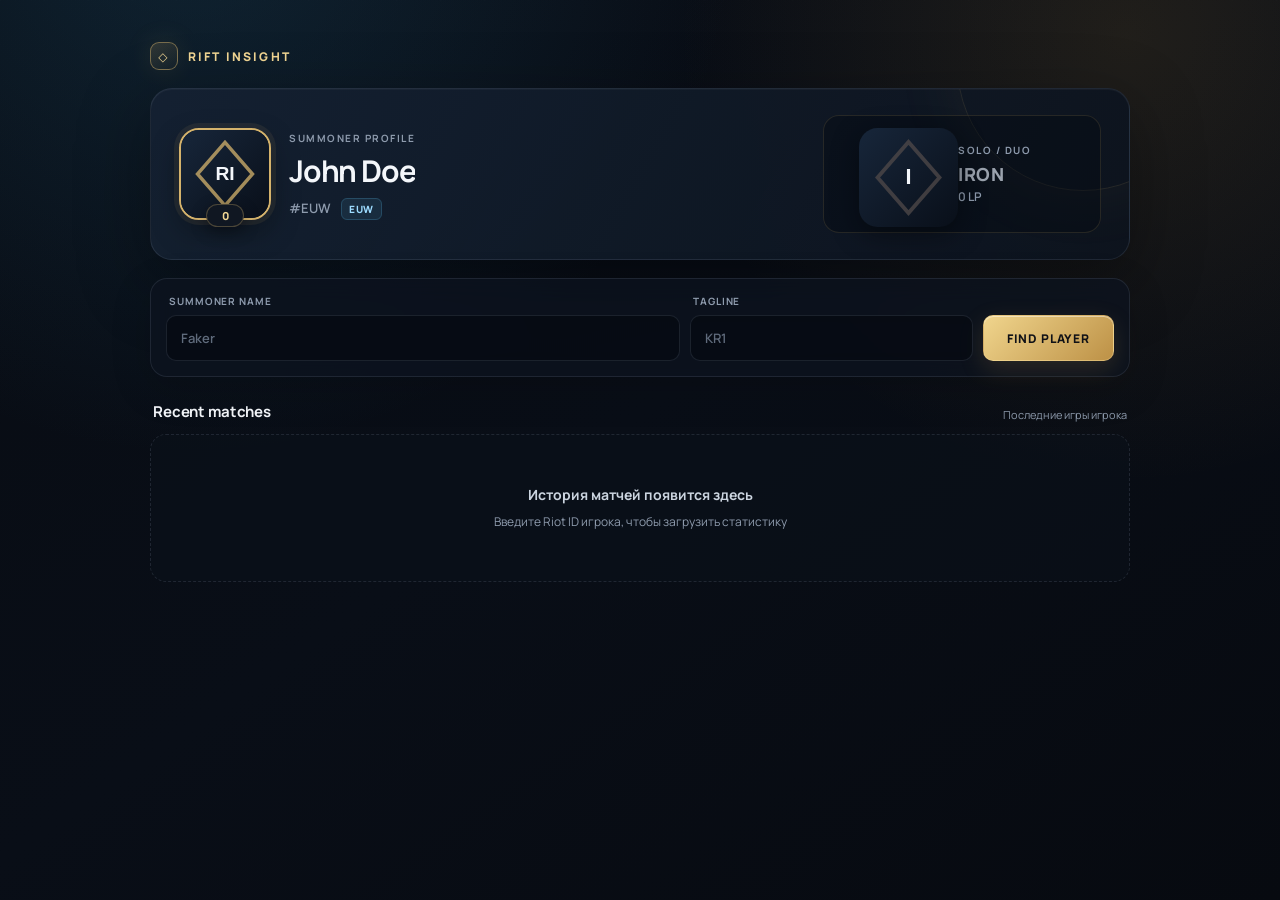
<file: test_riot_api/index.html>
<!DOCTYPE html>
<html lang="ru">
<head>
    <meta charset="UTF-8">
    <meta name="viewport" content="width=device-width, initial-scale=1.0">
    <meta name="theme-color" content="#080c13">
    <title>League Profile</title>
    <link rel="stylesheet" href="style.css">
</head>
<body>
    <main class="container">
        <div class="brand">
            <span class="brand-mark" aria-hidden="true">◇</span>
            Rift Insight
        </div>

        <section class="top-section" aria-label="Профиль игрока">
            <div class="profile-block">
                <div class="avatar-container">
                    <img src="https://raw.communitydragon.org/latest/plugins/rcp-be-lol-game-data/global/default/v1/profile-icons/29.jpg" class="avatar" id="avatar" alt="Аватар игрока">
                    <span class="level-tag" id="summoner_level">0</span>
                </div>

                <div class="name-block">
                    <div class="profile-label">Summoner profile</div>
                    <h1 class="nickname" id="nickname">John Doe</h1>
                    <span class="tagline" id="tagline">#EUW</span>
                    <span class="region-badge" id="region">EUW</span>
                </div>
            </div>

            <div class="rank-block">
                <div class="rank-img-wrapper">
                    <img src="https://opgg-static.akamaized.net/images/medals_new/iron.png" class="rank-img" id="rank_img" alt="Ранговая эмблема">
                </div>
                <div class="rank-info">
                    <div class="rank-label">Solo / Duo</div>
                    <div class="tier" id="tier">IRON</div>
                    <div class="lp" id="lp">0 LP</div>
                </div>
            </div>
        </section>

        <section class="search-panel" aria-label="Поиск игрока">
            <div class="search-bar">
                <label class="field">
                    <span class="field-label">Summoner name</span>
                    <input type="text" class="search-input" placeholder="Faker" id="name_search" autocomplete="off">
                </label>
                <label class="field">
                    <span class="field-label">Tagline</span>
                    <input type="text" class="search-input" placeholder="KR1" id="tag_search" autocomplete="off">
                </label>
                <button class="search-btn" id="search_btn" type="button">Find player</button>
            </div>
        </section>

        <section aria-label="История матчей">
            <div class="section-heading">
                <h2>Recent matches</h2>
                <span>Последние игры игрока</span>
            </div>
            <div class="match-list" id="match-list">
                <div class="empty-state">
                    <strong>История матчей появится здесь</strong>
                    <span>Введите Riot ID игрока, чтобы загрузить статистику</span>
                </div>
            </div>
        </section>
    </main>
    <script src="script.js"></script>
</body>
</html>
</file>
<file: test_riot_api/style.css>
@import url('https://fonts.googleapis.com/css2?family=Manrope:wght@400;500;600;700;800&display=swap');

:root {
    color-scheme: dark;
    --bg: #070b12;
    --surface: rgba(17, 25, 38, 0.86);
    --surface-strong: #121b29;
    --line: rgba(148, 163, 184, 0.14);
    --text: #f4f7fb;
    --muted: #8e9bad;
    --gold: #d5b36c;
    --gold-bright: #f2d794;
    --blue: #56b9e9;
    --win: #40cfa0;
    --lose: #f06b7b;
}

* { box-sizing: border-box; }

body {
    min-height: 100vh;
    margin: 0;
    color: var(--text);
    font-family: "Manrope", system-ui, sans-serif;
    background:
        radial-gradient(circle at 15% -10%, rgba(37, 104, 141, 0.25), transparent 34rem),
        radial-gradient(circle at 88% 4%, rgba(176, 129, 47, 0.14), transparent 28rem),
        linear-gradient(145deg, #080c13 0%, #090e17 48%, #070a10 100%);
}

body::before {
    content: "";
    position: fixed;
    inset: 0;
    pointer-events: none;
    opacity: 0.3;
    background-image: linear-gradient(rgba(255,255,255,.018) 1px, transparent 1px), linear-gradient(90deg, rgba(255,255,255,.018) 1px, transparent 1px);
    background-size: 44px 44px;
    mask-image: linear-gradient(to bottom, black, transparent 65%);
}

button, input { font: inherit; }

.container {
    width: min(100% - 36px, 980px);
    margin: 0 auto;
    padding: 42px 0 64px;
    position: relative;
}

.brand {
    display: flex;
    align-items: center;
    gap: 10px;
    margin-bottom: 18px;
    color: var(--gold-bright);
    font-size: 12px;
    font-weight: 800;
    letter-spacing: .18em;
    text-transform: uppercase;
}

.brand-mark {
    display: grid;
    width: 28px;
    height: 28px;
    place-items: center;
    border: 1px solid rgba(213, 179, 108, .5);
    border-radius: 9px;
    background: linear-gradient(145deg, rgba(213,179,108,.18), rgba(213,179,108,.03));
    box-shadow: 0 0 28px rgba(213, 179, 108, .12);
}

.top-section {
    display: flex;
    min-height: 144px;
    align-items: center;
    justify-content: space-between;
    gap: 28px;
    padding: 26px 28px;
    overflow: hidden;
    position: relative;
    border: 1px solid var(--line);
    border-radius: 22px;
    background: linear-gradient(120deg, rgba(21, 33, 50, .95), rgba(12, 19, 30, .9));
    box-shadow: 0 22px 70px rgba(0, 0, 0, .34), inset 0 1px rgba(255,255,255,.035);
}

.top-section::after {
    content: "";
    position: absolute;
    width: 250px;
    height: 250px;
    right: -80px;
    top: -150px;
    border: 1px solid rgba(213, 179, 108, .12);
    border-radius: 50%;
    box-shadow: 0 0 80px rgba(213, 179, 108, .06);
}

.profile-block { display: flex; align-items: center; gap: 18px; min-width: 0; }
.avatar-container { position: relative; flex: 0 0 auto; }

.avatar {
    display: block;
    width: 92px;
    height: 92px;
    object-fit: cover;
    border: 2px solid var(--gold);
    border-radius: 20px;
    box-shadow: 0 0 0 5px rgba(213, 179, 108, .08), 0 12px 30px rgba(0,0,0,.32);
}

.level-tag {
    position: absolute;
    bottom: -7px;
    left: 50%;
    min-width: 38px;
    padding: 3px 9px;
    transform: translateX(-50%);
    border: 1px solid rgba(213, 179, 108, .3);
    border-radius: 99px;
    color: var(--gold-bright);
    background: #101722;
    box-shadow: 0 5px 15px rgba(0,0,0,.35);
    font-size: 11px;
    font-weight: 800;
    text-align: center;
}

.name-block { min-width: 0; }
.profile-label, .rank-label { margin-bottom: 5px; color: var(--muted); font-size: 10px; font-weight: 700; letter-spacing: .15em; text-transform: uppercase; }
.nickname { margin: 0 0 5px; overflow: hidden; font-size: clamp(22px, 3vw, 30px); letter-spacing: -.04em; text-overflow: ellipsis; white-space: nowrap; }
.tagline { color: var(--muted); font-size: 13px; font-weight: 600; }
.region-badge { margin-left: 7px; padding: 3px 7px; border: 1px solid rgba(86,185,233,.22); border-radius: 6px; color: #9ddcff; background: rgba(86,185,233,.1); font-size: 10px; font-weight: 800; letter-spacing: .06em; text-transform: uppercase; }

.rank-block {
    display: flex;
    min-width: 278px;
    align-items: center;
    gap: 12px;
    padding: 12px 16px 12px 10px;
    z-index: 1;
    border: 1px solid rgba(213, 179, 108, .14);
    border-radius: 16px;
    background: rgba(4, 9, 16, .38);
}

.rank-img-wrapper { display: grid; width: 112px; height: 92px; overflow: visible; flex: 0 0 auto; place-items: center; transform: translateX(-14px); }
.rank-img { display: block; width: 176px; height: 99px; max-width: none; object-fit: contain; filter: drop-shadow(0 8px 14px rgba(0,0,0,.4)); }
.rank-info { display: flex; flex-direction: column; }
.tier { color: #9ba3ae; font-size: 18px; font-weight: 800; letter-spacing: .04em; }
.lp { margin-top: 2px; color: var(--muted); font-size: 12px; font-weight: 600; }

.search-panel { margin: 18px 0 24px; padding: 15px; border: 1px solid var(--line); border-radius: 17px; background: rgba(13, 20, 31, .74); box-shadow: 0 12px 40px rgba(0,0,0,.16); backdrop-filter: blur(12px); }
.search-bar { display: grid; grid-template-columns: minmax(0, 1fr) minmax(170px, .55fr) auto; gap: 10px; }
.field { position: relative; }
.field-label { display: block; margin: 0 0 7px 3px; color: var(--muted); font-size: 10px; font-weight: 700; letter-spacing: .09em; text-transform: uppercase; }

.search-input {
    width: 100%;
    height: 46px;
    padding: 0 14px;
    border: 1px solid rgba(148, 163, 184, .15);
    border-radius: 10px;
    outline: none;
    color: var(--text);
    background: rgba(5, 10, 17, .66);
    font-size: 13px;
    font-weight: 600;
    transition: border-color .2s, box-shadow .2s, background .2s;
}

.search-input::placeholder { color: #5f6b7c; }
.search-input:hover { border-color: rgba(148, 163, 184, .28); }
.search-input:focus { border-color: rgba(86,185,233,.65); background: rgba(7,14,23,.92); box-shadow: 0 0 0 3px rgba(86,185,233,.09); }

.search-btn {
    height: 46px;
    align-self: end;
    padding: 0 23px;
    border: 1px solid rgba(242, 215, 148, .34);
    border-radius: 10px;
    color: #101116;
    background: linear-gradient(135deg, #f0d58d, #bd9146);
    box-shadow: 0 8px 24px rgba(189,145,70,.18), inset 0 1px rgba(255,255,255,.45);
    font-size: 12px;
    font-weight: 800;
    letter-spacing: .07em;
    text-transform: uppercase;
    cursor: pointer;
    transition: transform .18s, filter .18s, box-shadow .18s;
}

.search-btn:hover { filter: brightness(1.08); transform: translateY(-1px); box-shadow: 0 11px 28px rgba(189,145,70,.28); }
.search-btn:active { transform: translateY(1px); }
.section-heading { display: flex; align-items: end; justify-content: space-between; margin: 0 3px 12px; }
.section-heading h2 { margin: 0; font-size: 15px; letter-spacing: -.01em; }
.section-heading span { color: var(--muted); font-size: 11px; }
.match-list { display: flex; flex-direction: column; gap: 9px; }

.empty-state { padding: 50px 20px; border: 1px dashed rgba(148,163,184,.16); border-radius: 16px; color: var(--muted); background: rgba(12,18,28,.45); text-align: center; }
.empty-state strong { display: block; margin-bottom: 5px; color: #cbd4df; font-size: 14px; }
.empty-state span { font-size: 12px; }

.match-item {
    display: grid;
    grid-template-columns: 112px minmax(210px, 1fr) 130px 90px;
    align-items: center;
    gap: 20px;
    min-height: 88px;
    padding: 14px 19px;
    overflow: hidden;
    position: relative;
    border: 1px solid var(--line);
    border-radius: 14px;
    background: linear-gradient(100deg, rgba(18,28,42,.93), rgba(12,19,29,.86));
    box-shadow: 0 7px 20px rgba(0,0,0,.13);
    transition: transform .2s, border-color .2s, background .2s;
}

.match-item:hover { transform: translateY(-2px); border-color: rgba(148,163,184,.25); background: linear-gradient(100deg, rgba(22,34,50,.98), rgba(15,23,35,.94)); }
.match-item::before { content: ""; position: absolute; inset: 0 auto 0 0; width: 4px; background: var(--muted); box-shadow: 0 0 20px currentColor; }
.match-item.win::before { background: var(--win); }
.match-item.lose::before { background: var(--lose); }
.match-item.win { background-image: linear-gradient(90deg, rgba(64,207,160,.07), transparent 32%), linear-gradient(100deg, rgba(18,28,42,.93), rgba(12,19,29,.86)); }
.match-item.lose { background-image: linear-gradient(90deg, rgba(240,107,123,.07), transparent 32%), linear-gradient(100deg, rgba(18,28,42,.93), rgba(12,19,29,.86)); }
.col { display: flex; flex-direction: column; }
.meta { font-size: 11px; }
.mode { margin-bottom: 5px; color: #eef3f9; font-weight: 800; }
.duration, .kda, .small { color: var(--muted); }
.champ-col { flex-direction: row; align-items: center; gap: 9px; }
.champ { width: 58px; height: 58px; border: 1px solid rgba(213,179,108,.28); border-radius: 13px; object-fit: cover; box-shadow: 0 7px 16px rgba(0,0,0,.28); }
.summoner_spells { display: flex; flex-direction: column; gap: 4px; }
.summoner_spells img { width: 24px; height: 24px; border-radius: 6px; background: #05080c; }
.runes { position: relative; width: 34px; height: 34px; margin-left: 3px; }
.runes img { position: relative; width: 34px; height: 34px; border-radius: 50%; background: #05080c; }
#primary_rune { width: 34px; height: 34px; z-index: 1; }
#secondary_rune { position: absolute; right: -6px; bottom: -4px; width: 18px; height: 18px; z-index: 2; border: 2px solid var(--surface-strong); border-radius: 50%; background: #05080c; }
.kda-col { min-width: 0; }
.score-line { margin-bottom: 4px; font-size: 15px; font-weight: 800; letter-spacing: .01em; }
.kda, .small { font-size: 11px; font-weight: 600; }
.cs-col { font-size: 12px; font-weight: 700; }

@media (max-width: 760px) {
    .container { width: min(100% - 24px, 980px); padding-top: 24px; }
    .top-section { align-items: flex-start; flex-direction: column; padding: 22px; }
    .rank-block { width: 100%; min-width: 0; }
    .search-bar { grid-template-columns: 1fr 1fr; }
    .search-btn { grid-column: 1 / -1; }
    .match-item { grid-template-columns: 88px 1fr 96px; gap: 12px; }
    .cs-col { display: none; }
}

@media (max-width: 520px) {
    .brand { margin-bottom: 13px; }
    .top-section { padding: 19px; border-radius: 18px; }
    .avatar { width: 76px; height: 76px; border-radius: 16px; }
    .rank-img-wrapper { width: 100px; }
    .search-bar { grid-template-columns: 1fr; }
    .search-btn { grid-column: auto; }
    .match-item { grid-template-columns: 1fr auto; padding: 13px 15px; }
    .meta { grid-column: 1 / -1; flex-direction: row; justify-content: space-between; padding-bottom: 9px; border-bottom: 1px solid var(--line); }
    .champ-col { min-width: 0; }
    .kda-col { align-items: flex-end; }
    .champ { width: 52px; height: 52px; }
    .section-heading span { display: none; }
}

@media (prefers-reduced-motion: reduce) {
    *, *::before, *::after { scroll-behavior: auto !important; transition: none !important; }
}
</file>
